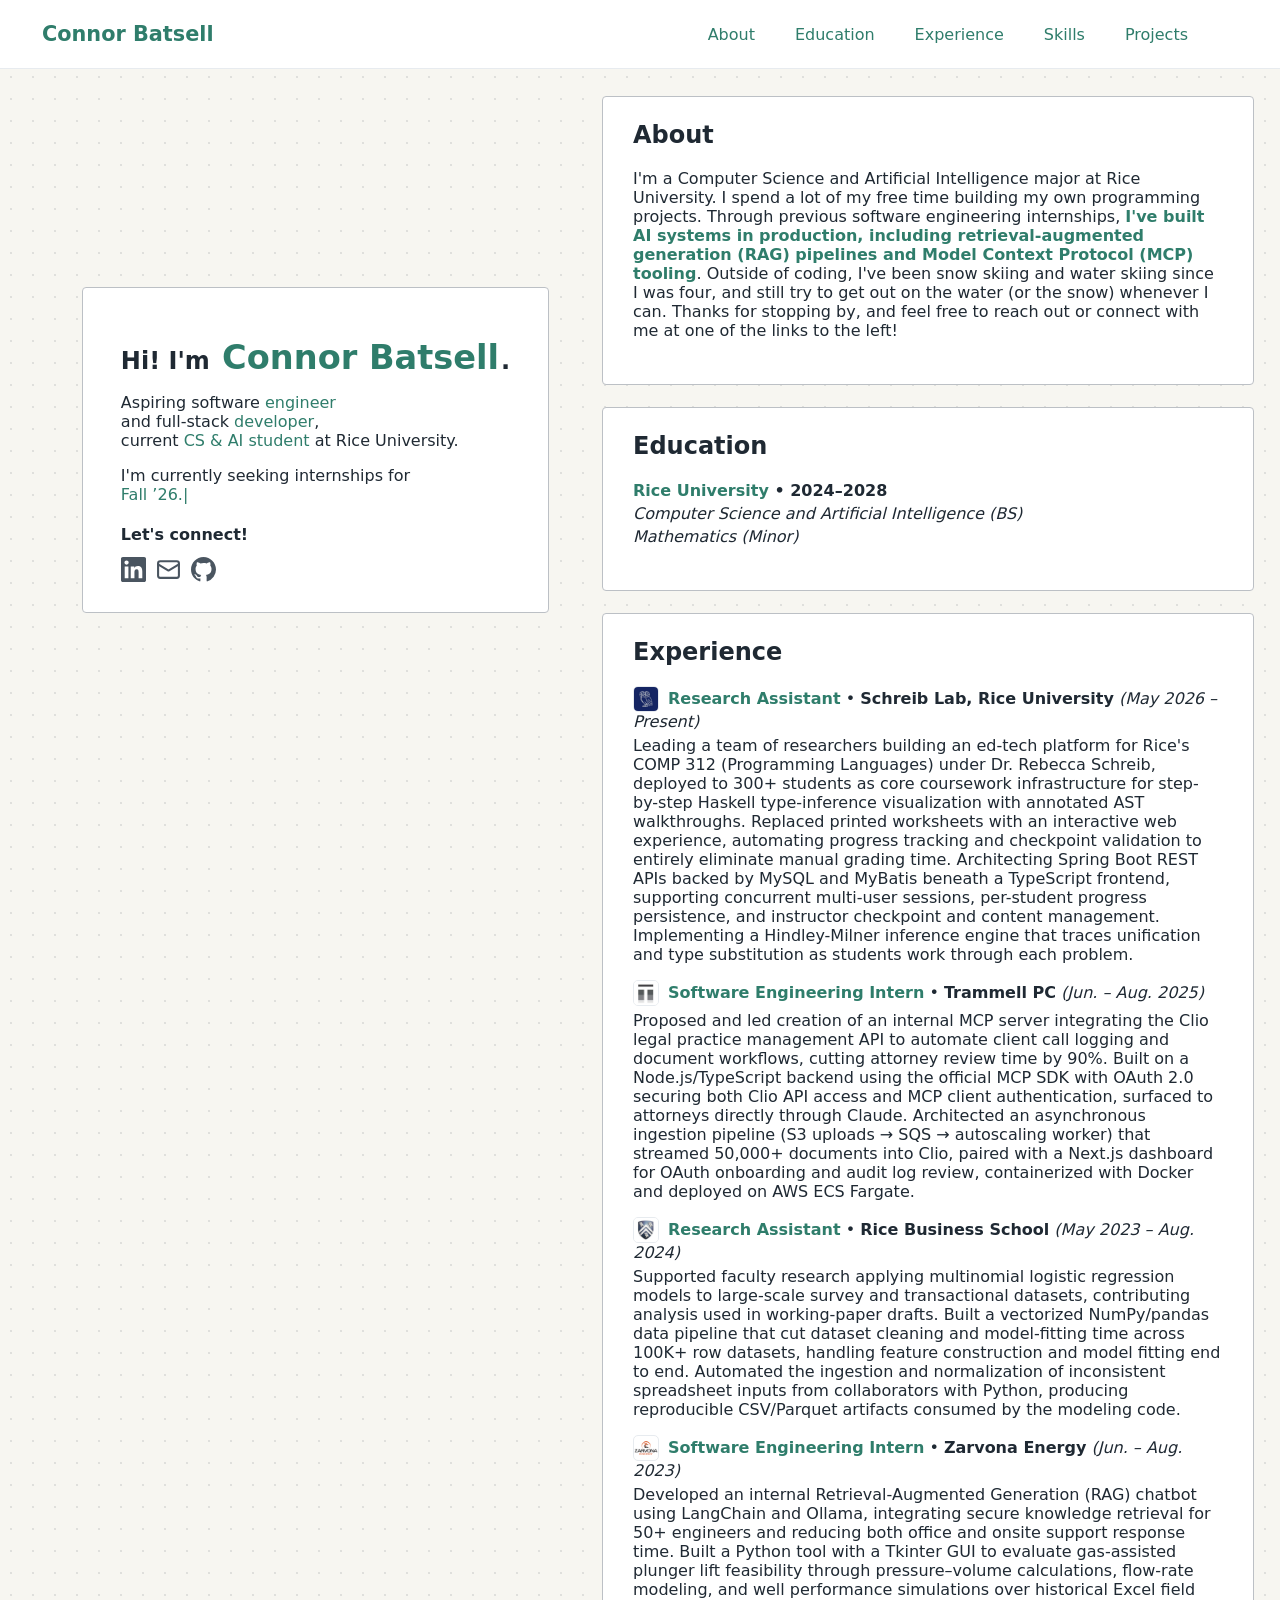
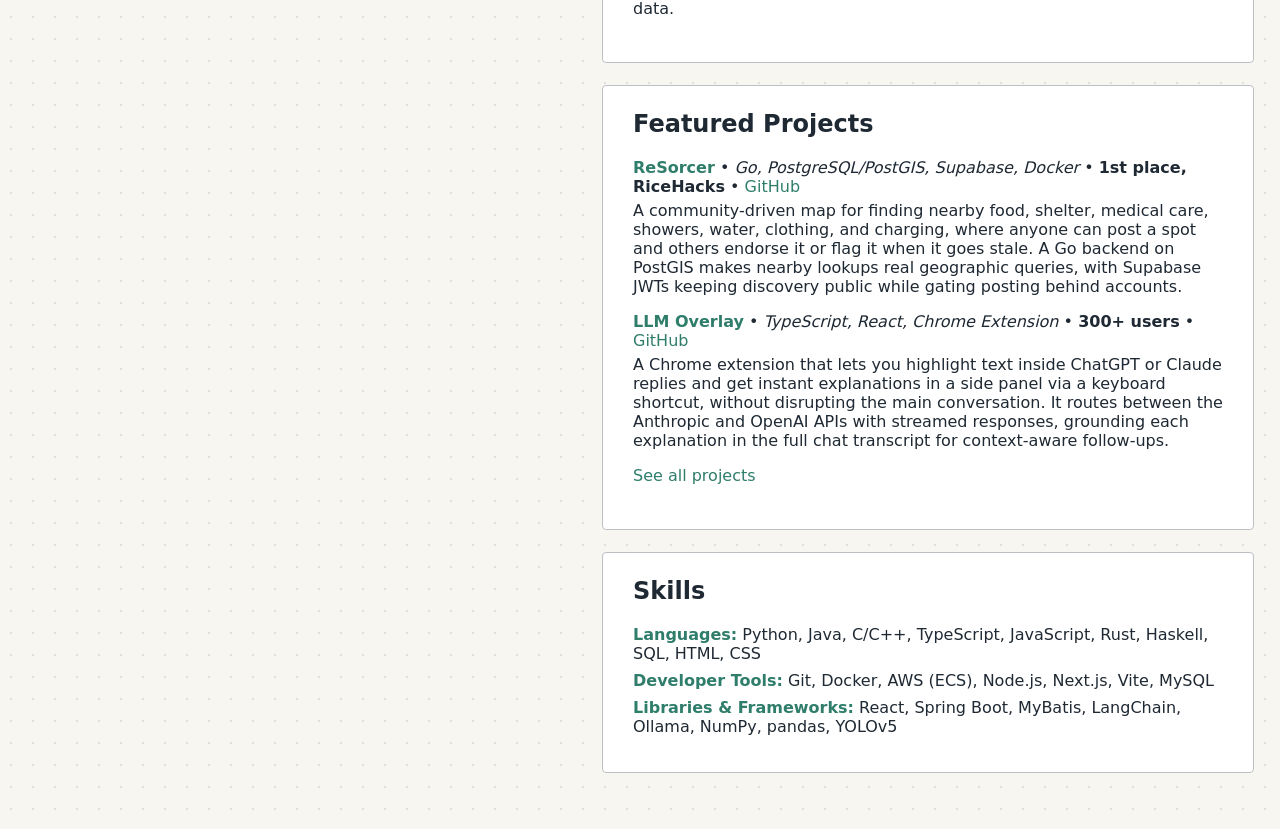
<file: index.html>
<!DOCTYPE html>
<html lang="en">
<head>
  <meta charset="UTF-8" />
  <meta name="viewport" content="width=device-width, initial-scale=1.0" />
  <title>Connor Batsell</title>
  <meta name="description" content="Connor Batsell. Software Engineer. Computer Science and Artificial Intelligence at Rice University." />
  <link rel="stylesheet" href="style.css?v=3" />
</head>
<body>
  <header class="site-header">
    <a href="index.html" class="brand">Connor Batsell</a>
    <nav class="site-nav">
      <a href="#about">About</a>
      <a href="#education">Education</a>
      <a href="#experience">Experience</a>
      <a href="#skills">Skills</a>
      <a href="projects.html">Projects</a>
    </nav>
  </header>

  <div class="split">
    <aside class="intro">
      <section>
        <div>
          <h2 class="container">
            <span>Hi! I'm&nbsp;</span>
            <span class="highlighted-name">Connor Batsell</span>
            <span>.</span>
          </h2>
          <p>Aspiring software <span class="primary">engineer</span><br>and full-stack <span class="primary">developer</span>,<br>current <span class="primary">CS &amp; AI student</span> at Rice University.</p>
          <p>I'm currently seeking internships for<br><span id="typingAnimation" class="primary"></span><span class="typing-cursor">|</span></p>
          <h4>Let's connect!</h4>
          <div class="socials">
            <a href="https://www.linkedin.com/in/connor-batsell-a82759309/" target="_blank" rel="noopener" aria-label="LinkedIn" title="LinkedIn">
              <svg viewBox="0 0 24 24" fill="currentColor" aria-hidden="true"><path d="M20.45 20.45h-3.56v-5.57c0-1.33-.02-3.04-1.85-3.04-1.85 0-2.13 1.45-2.13 2.94v5.67H9.35V9h3.41v1.56h.05c.48-.9 1.64-1.85 3.37-1.85 3.6 0 4.27 2.37 4.27 5.46v6.28ZM5.34 7.43a2.06 2.06 0 1 1 0-4.13 2.06 2.06 0 0 1 0 4.13ZM7.12 20.45H3.56V9h3.56v11.45ZM22.22 0H1.77C.79 0 0 .77 0 1.73v20.54C0 23.23.79 24 1.77 24h20.45c.98 0 1.78-.77 1.78-1.73V1.73C24 .77 23.2 0 22.22 0Z"/></svg>
            </a>
            <a href="mailto:cb155@rice.edu" aria-label="Email" title="Email">
              <svg viewBox="0 0 24 24" fill="none" stroke="currentColor" stroke-width="2" stroke-linecap="round" stroke-linejoin="round" aria-hidden="true"><rect x="2" y="4" width="20" height="16" rx="2"/><path d="m22 7-10 6L2 7"/></svg>
            </a>
            <a href="https://github.com/ConnorBatsell" target="_blank" rel="noopener" aria-label="GitHub" title="GitHub">
              <svg viewBox="0 0 16 16" fill="currentColor" aria-hidden="true"><path d="M8 0C3.58 0 0 3.58 0 8c0 3.54 2.29 6.53 5.47 7.59.4.07.55-.17.55-.38 0-.19-.01-.82-.01-1.49-2.01.37-2.53-.49-2.69-.94-.09-.23-.48-.94-.82-1.13-.28-.15-.68-.52-.01-.53.63-.01 1.08.58 1.23.82.72 1.21 1.87.87 2.33.66.07-.52.28-.87.51-1.07-1.78-.2-3.64-.89-3.64-3.95 0-.87.31-1.59.82-2.15-.08-.2-.36-1.02.08-2.12 0 0 .67-.21 2.2.82a7.6 7.6 0 0 1 2-.27c.68 0 1.36.09 2 .27 1.53-1.04 2.2-.82 2.2-.82.44 1.1.16 1.92.08 2.12.51.56.82 1.27.82 2.15 0 3.07-1.87 3.75-3.65 3.95.29.25.54.73.54 1.48 0 1.07-.01 1.93-.01 2.2 0 .21.15.46.55.38A8.01 8.01 0 0 0 16 8c0-4.42-3.58-8-8-8Z"/></svg>
            </a>
          </div>
        </div>
      </section>
    </aside>

    <main class="content">
      <section id="about">
        <h2>About</h2>
        <p>I'm a Computer Science and Artificial Intelligence major at Rice University. I spend a lot of my free time building my own programming projects. Through previous software engineering internships, <span class="primary"><b>I've built AI systems in production, including retrieval-augmented generation (RAG) pipelines and Model Context Protocol (MCP) tooling</b></span>. Outside of coding, I've been snow skiing and water skiing since I was four, and still try to get out on the water (or the snow) whenever I can. Thanks for stopping by, and feel free to reach out or connect with me at one of the links to the left!</p>
      </section>

      <section id="education">
        <h2>Education</h2>
        <h4><span class="primary">Rice University</span> &bull; 2024–2028</h4>
        <p class="edu-degree"><em>Computer Science and Artificial Intelligence (BS)</em></p>
        <p class="edu-degree"><em>Mathematics (Minor)</em></p>
      </section>

      <section id="experience">
        <h2>Experience</h2>

        <h4 class="inline"><img class="exp-logo" src="images/logo-ricecs.png" alt="Rice Computer Science logo" /><span class="primary-bold">Research Assistant</span></h4>
        <span class="inline"> &bull; <span class="bold">Schreib Lab, Rice University</span> <i>(May 2026 – Present)</i></span>
        <p class="desc">Leading a team of researchers building an ed-tech platform for Rice's COMP 312 (Programming Languages) under Dr. Rebecca Schreib, deployed to 300+ students as core coursework infrastructure for step-by-step Haskell type-inference visualization with annotated AST walkthroughs. Replaced printed worksheets with an interactive web experience, automating progress tracking and checkpoint validation to entirely eliminate manual grading time. Architecting Spring Boot REST APIs backed by MySQL and MyBatis beneath a TypeScript frontend, supporting concurrent multi-user sessions, per-student progress persistence, and instructor checkpoint and content management. Implementing a Hindley-Milner inference engine that traces unification and type substitution as students work through each problem.</p>

        <h4 class="inline"><img class="exp-logo" src="images/logo-trammell.png" alt="Trammell PC logo" /><span class="primary-bold">Software Engineering Intern</span></h4>
        <span class="inline"> &bull; <span class="bold">Trammell PC</span> <i>(Jun. – Aug. 2025)</i></span>
        <p class="desc">Proposed and led creation of an internal MCP server integrating the Clio legal practice management API to automate client call logging and document workflows, cutting attorney review time by 90%. Built on a Node.js/TypeScript backend using the official MCP SDK with OAuth 2.0 securing both Clio API access and MCP client authentication, surfaced to attorneys directly through Claude. Architected an asynchronous ingestion pipeline (S3 uploads → SQS → autoscaling worker) that streamed 50,000+ documents into Clio, paired with a Next.js dashboard for OAuth onboarding and audit log review, containerized with Docker and deployed on AWS ECS Fargate.</p>

        <h4 class="inline"><img class="exp-logo" src="images/logo-ricebiz.png" alt="Rice Business School logo" /><span class="primary-bold">Research Assistant</span></h4>
        <span class="inline"> &bull; <span class="bold">Rice Business School</span> <i>(May 2023 – Aug. 2024)</i></span>
        <p class="desc">Supported faculty research applying multinomial logistic regression models to large-scale survey and transactional datasets, contributing analysis used in working-paper drafts. Built a vectorized NumPy/pandas data pipeline that cut dataset cleaning and model-fitting time across 100K+ row datasets, handling feature construction and model fitting end to end. Automated the ingestion and normalization of inconsistent spreadsheet inputs from collaborators with Python, producing reproducible CSV/Parquet artifacts consumed by the modeling code.</p>

        <h4 class="inline"><img class="exp-logo" src="images/ZarvonaEnergy%20Logo.avif" alt="Zarvona Energy logo" /><span class="primary-bold">Software Engineering Intern</span></h4>
        <span class="inline"> &bull; <span class="bold">Zarvona Energy</span> <i>(Jun. – Aug. 2023)</i></span>
        <p class="desc">Developed an internal Retrieval-Augmented Generation (RAG) chatbot using LangChain and Ollama, integrating secure knowledge retrieval for 50+ engineers and reducing both office and onsite support response time. Built a Python tool with a Tkinter GUI to evaluate gas-assisted plunger lift feasibility through pressure–volume calculations, flow-rate modeling, and well performance simulations over historical Excel field data.</p>
      </section>

      <section id="featured">
        <h2>Featured Projects</h2>

        <h4 class="inline"><span class="primary-bold">ReSorcer</span></h4>
        <span class="inline"> &bull; <i>Go, PostgreSQL/PostGIS, Supabase, Docker</i> &bull; <span class="bold">1st place, RiceHacks</span> &bull; <a href="https://github.com/ConnorBatsell/ReSorcer" target="_blank" rel="noopener">GitHub</a></span>
        <p class="desc">A community-driven map for finding nearby food, shelter, medical care, showers, water, clothing, and charging, where anyone can post a spot and others endorse it or flag it when it goes stale. A Go backend on PostGIS makes nearby lookups real geographic queries, with Supabase JWTs keeping discovery public while gating posting behind accounts.</p>

        <h4 class="inline"><span class="primary-bold">LLM Overlay</span></h4>
        <span class="inline"> &bull; <i>TypeScript, React, Chrome Extension</i> &bull; <span class="bold">300+ users</span> &bull; <a href="https://github.com/ConnorBatsell/LLMOverlay" target="_blank" rel="noopener">GitHub</a></span>
        <p class="desc">A Chrome extension that lets you highlight text inside ChatGPT or Claude replies and get instant explanations in a side panel via a keyboard shortcut, without disrupting the main conversation. It routes between the Anthropic and OpenAI APIs with streamed responses, grounding each explanation in the full chat transcript for context-aware follow-ups.</p>

        <p><a class="featured-all" href="projects.html">See all projects</a></p>
      </section>

      <section id="skills">
        <h2>Skills</h2>
        <p class="skill"><span class="primary-bold">Languages:</span> Python, Java, C/C++, TypeScript, JavaScript, Rust, Haskell, SQL, HTML, CSS</p>
        <p class="skill"><span class="primary-bold">Developer Tools:</span> Git, Docker, AWS (ECS), Node.js, Next.js, Vite, MySQL</p>
        <p class="skill"><span class="primary-bold">Libraries &amp; Frameworks:</span> React, Spring Boot, MyBatis, LangChain, Ollama, NumPy, pandas, YOLOv5</p>
      </section>
    </main>
  </div>

  <script>
    var words = ["Fall ’26.", "Spring ’27.", "Summer ’27."];
    var wordIndex = 0;
    var typingSpeed = 115; // in milliseconds
    var deleteSpeed = 75; // in milliseconds
    var typingAnimation = document.getElementById("typingAnimation");
    var isTyping = true;

    function typeWriter() {
      if (isTyping) {
        var word = words[wordIndex];
        var i = 0;
        var typingInterval = setInterval(function() {
          typingAnimation.innerHTML += word.charAt(i);
          i++;
          if (i > word.length) {
            clearInterval(typingInterval);
            isTyping = false;
            setTimeout(deleteWord, 1000); // hold for 1 second
          }
        }, typingSpeed);
      }
    }

    function deleteWord() {
      var word = words[wordIndex];
      var i = word.length - 1;
      var deleteInterval = setInterval(function() {
        var currentText = typingAnimation.innerHTML;
        typingAnimation.innerHTML = currentText.slice(0, -1);
        i--;
        if (i < 0) {
          clearInterval(deleteInterval);
          wordIndex = (wordIndex + 1) % words.length;
          isTyping = true;
          setTimeout(typeWriter, 200); // delay before typing next word
        }
      }, deleteSpeed);
    }

    typeWriter(); // start typing animation initially
  </script>
</body>
</html>
</file>
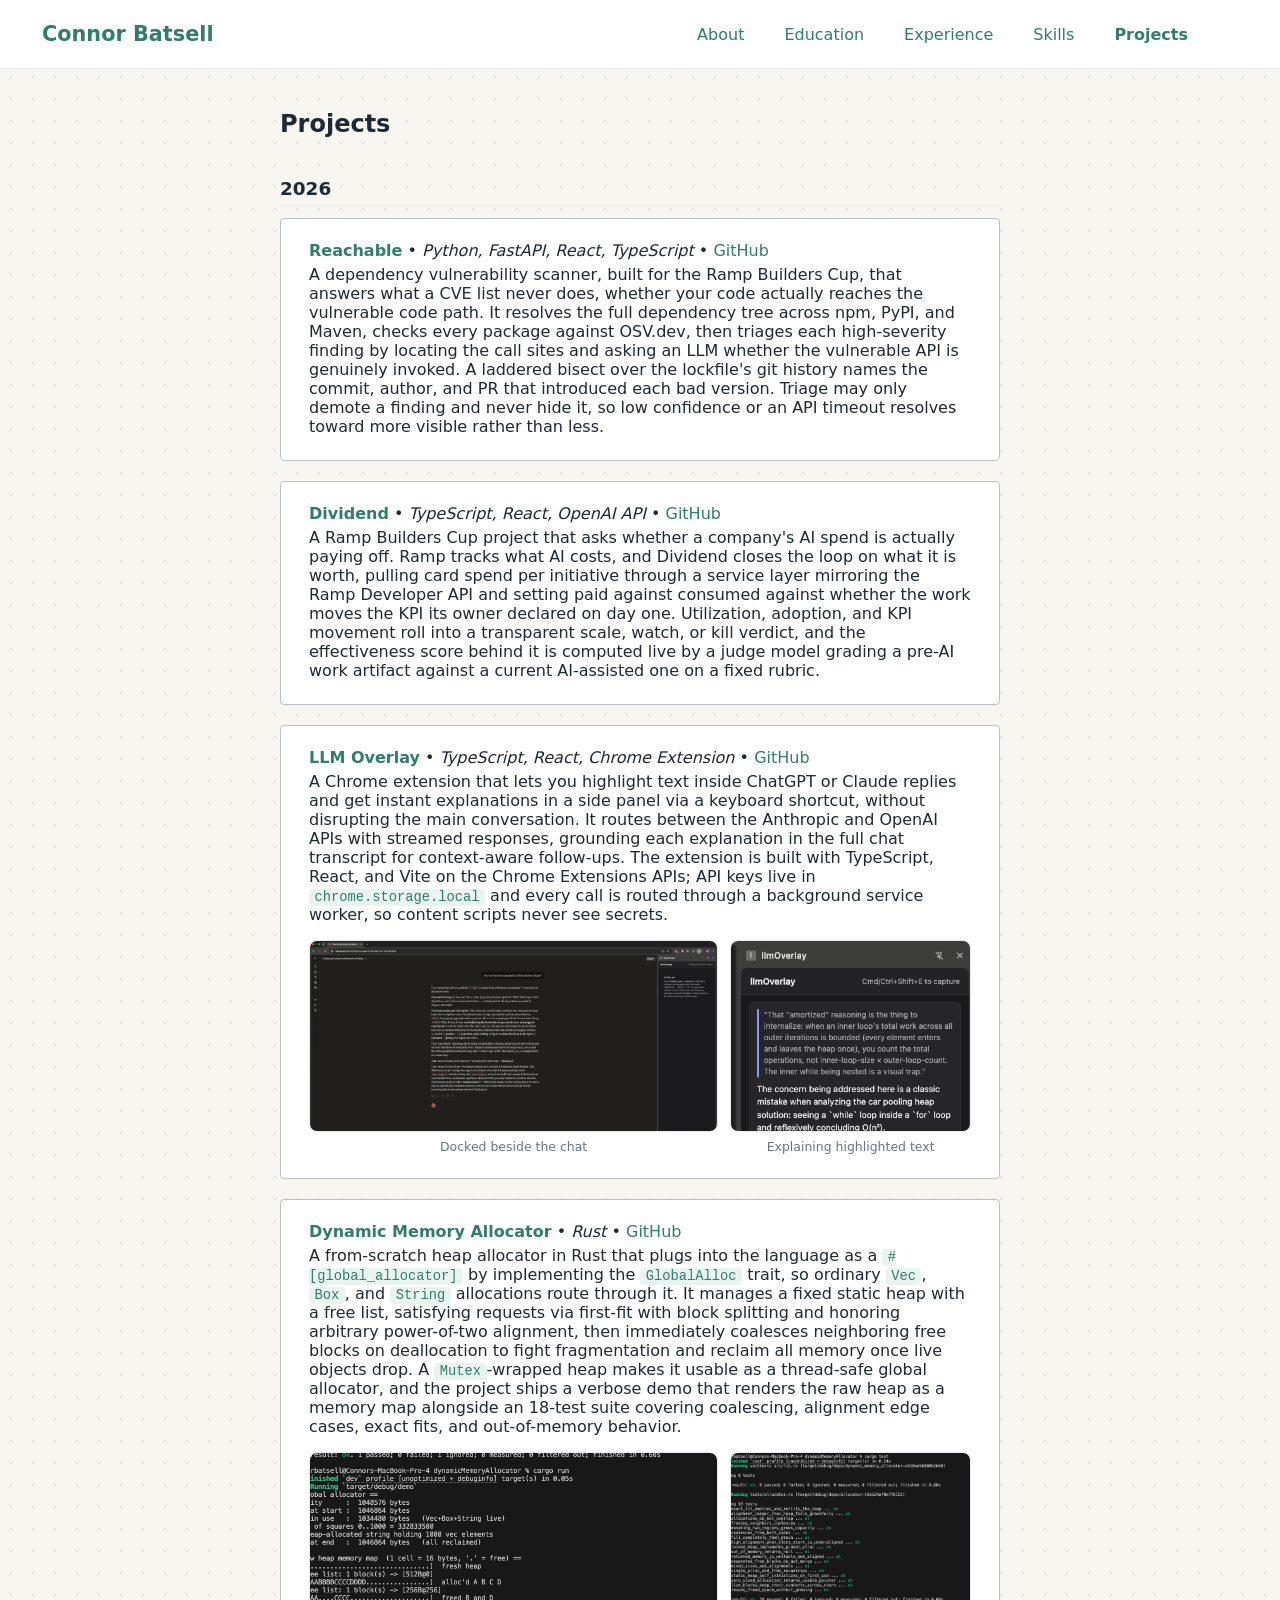
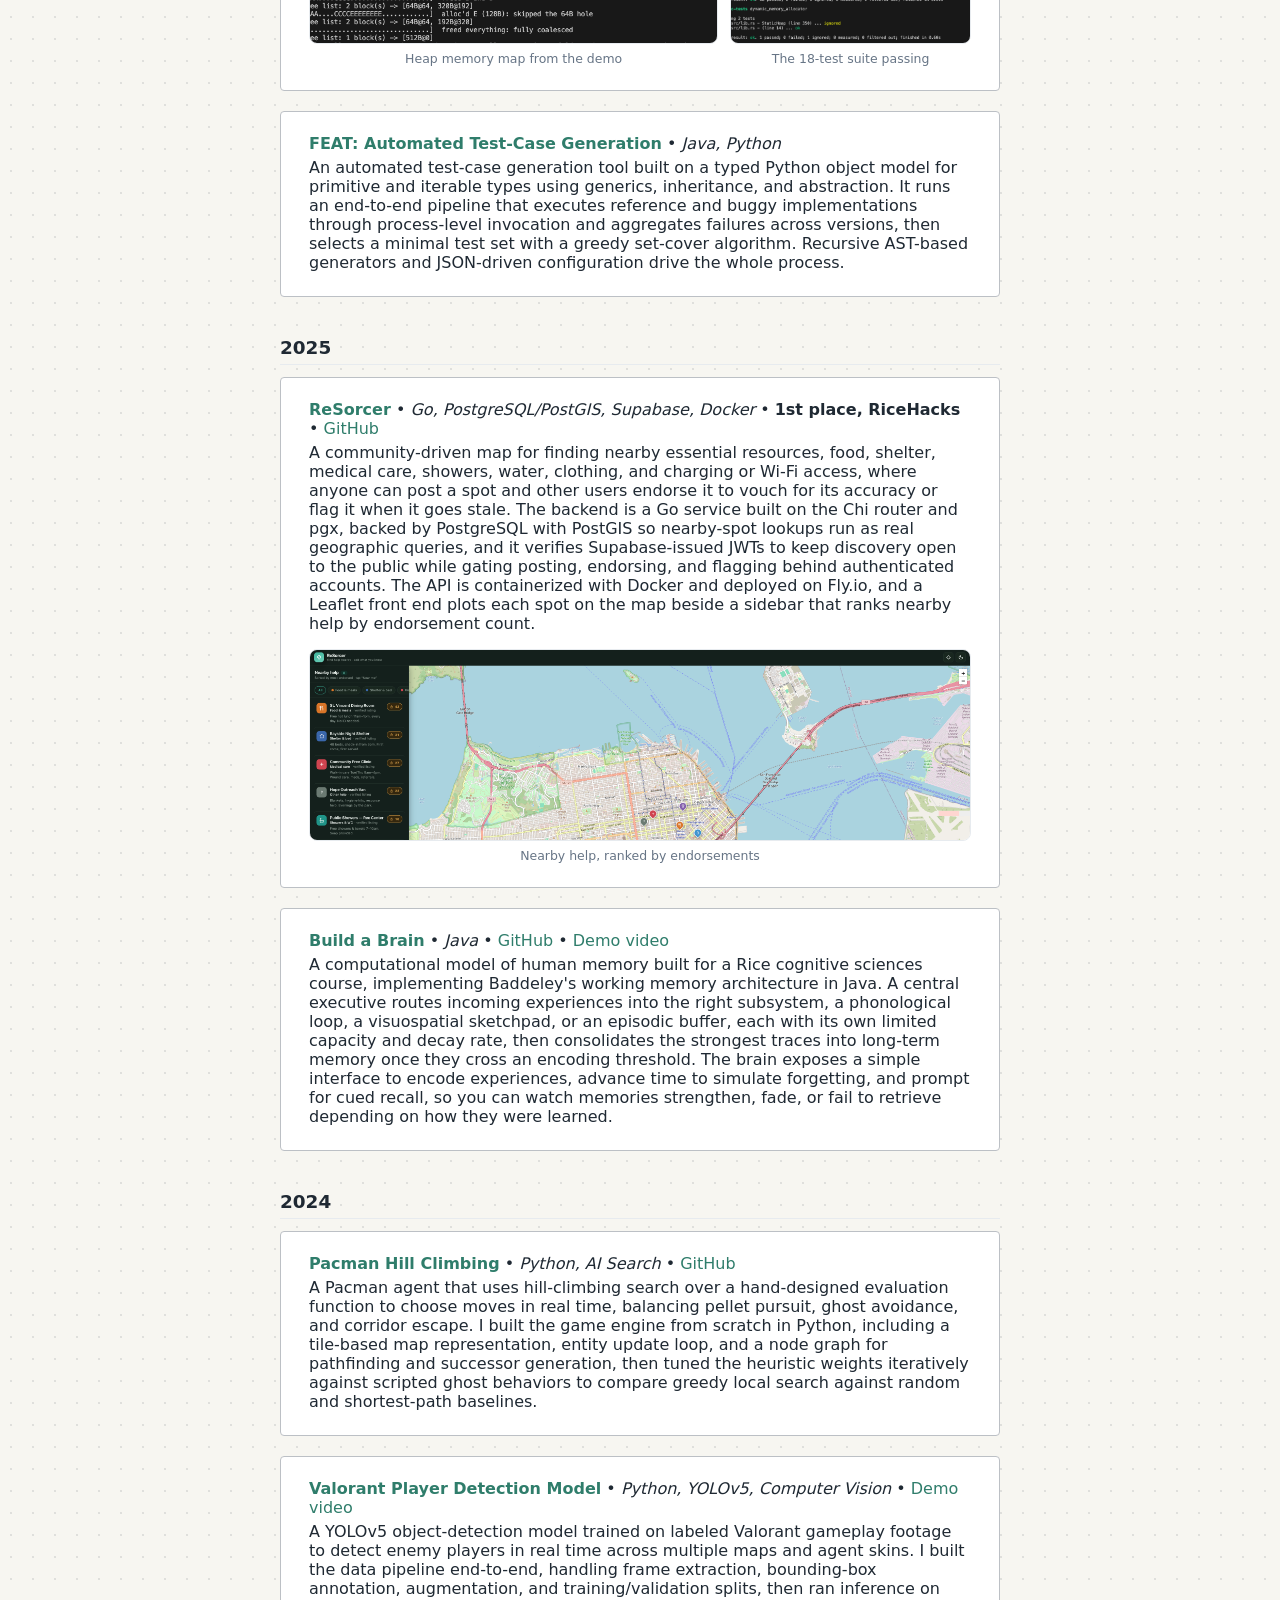
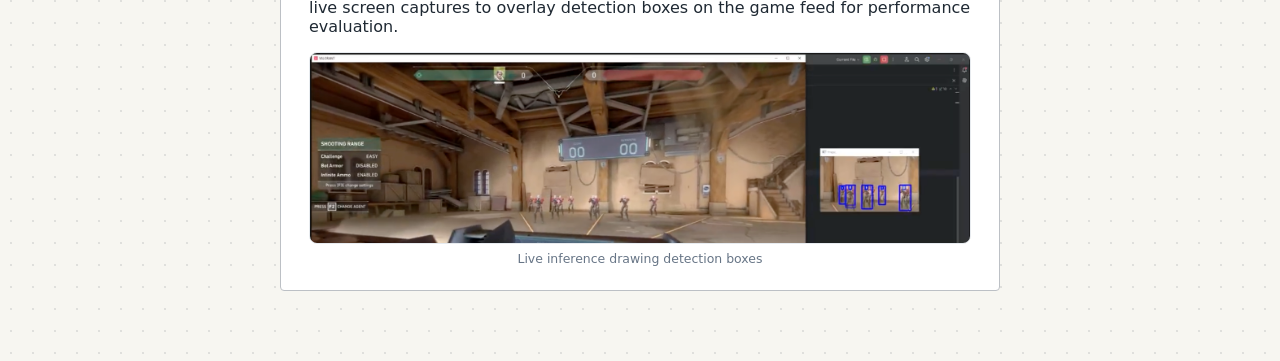
<file: projects.html>
<!DOCTYPE html>
<html lang="en">
<head>
  <meta charset="UTF-8" />
  <meta name="viewport" content="width=device-width, initial-scale=1.0" />
  <title>Connor Batsell | Projects</title>
  <meta name="description" content="Selected projects by Connor Batsell." />
  <link rel="stylesheet" href="style.css?v=3" />
</head>
<body>
  <header class="site-header">
    <a href="index.html" class="brand">Connor Batsell</a>
    <nav class="site-nav">
      <a href="index.html#about">About</a>
      <a href="index.html#education">Education</a>
      <a href="index.html#experience">Experience</a>
      <a href="index.html#skills">Skills</a>
      <a href="projects.html" class="active">Projects</a>
    </nav>
  </header>

  <div class="page">
    <section id="projects">
      <h2>Projects</h2>

      <h3 class="proj-year">2026</h3>

      <article class="proj">
        <h4 class="inline"><span class="primary-bold">Reachable</span></h4>
        <span class="inline"> &bull; <i>Python, FastAPI, React, TypeScript</i> &bull; <a href="https://github.com/ConnorBatsell/reachable" target="_blank" rel="noopener">GitHub</a></span>
        <p class="desc">A dependency vulnerability scanner, built for the Ramp Builders Cup, that answers what a CVE list never does, whether your code actually reaches the vulnerable code path. It resolves the full dependency tree across npm, PyPI, and Maven, checks every package against OSV.dev, then triages each high-severity finding by locating the call sites and asking an LLM whether the vulnerable API is genuinely invoked. A laddered bisect over the lockfile's git history names the commit, author, and PR that introduced each bad version. Triage may only demote a finding and never hide it, so low confidence or an API timeout resolves toward more visible rather than less.</p>
      </article>

      <article class="proj">
        <h4 class="inline"><span class="primary-bold">Dividend</span></h4>
        <span class="inline"> &bull; <i>TypeScript, React, OpenAI API</i> &bull; <a href="https://github.com/DanielGabai/dividend" target="_blank" rel="noopener">GitHub</a></span>
        <p class="desc">A Ramp Builders Cup project that asks whether a company's AI spend is actually paying off. Ramp tracks what AI costs, and Dividend closes the loop on what it is worth, pulling card spend per initiative through a service layer mirroring the Ramp Developer API and setting paid against consumed against whether the work moves the KPI its owner declared on day one. Utilization, adoption, and KPI movement roll into a transparent scale, watch, or kill verdict, and the effectiveness score behind it is computed live by a judge model grading a pre-AI work artifact against a current AI-assisted one on a fixed rubric.</p>
      </article>

      <article class="proj">
        <h4 class="inline"><span class="primary-bold">LLM Overlay</span></h4>
        <span class="inline"> &bull; <i>TypeScript, React, Chrome Extension</i> &bull; <a href="https://github.com/ConnorBatsell/LLMOverlay" target="_blank" rel="noopener">GitHub</a></span>
        <p class="desc">A Chrome extension that lets you highlight text inside ChatGPT or Claude replies and get instant explanations in a side panel via a keyboard shortcut, without disrupting the main conversation. It routes between the Anthropic and OpenAI APIs with streamed responses, grounding each explanation in the full chat transcript for context-aware follow-ups. The extension is built with TypeScript, React, and Vite on the Chrome Extensions APIs; API keys live in <code>chrome.storage.local</code> and every call is routed through a background service worker, so content scripts never see secrets.</p>
        <div class="shots">
          <figure class="shot">
            <a href="images/llmoverlay-full.png" target="_blank" rel="noopener">
              <img src="images/llmoverlay-full.png" alt="LLM Overlay side panel docked next to a Claude conversation" loading="lazy" />
            </a>
            <figcaption>Docked beside the chat</figcaption>
          </figure>
          <figure class="shot">
            <a href="images/llmoverlay-panel.png" target="_blank" rel="noopener">
              <img src="images/llmoverlay-panel.png" alt="LLM Overlay panel showing a streamed explanation of highlighted text" loading="lazy" />
            </a>
            <figcaption>Explaining highlighted text</figcaption>
          </figure>
        </div>
      </article>

      <article class="proj">
        <h4 class="inline"><span class="primary-bold">Dynamic Memory Allocator</span></h4>
        <span class="inline"> &bull; <i>Rust</i> &bull; <a href="https://github.com/ConnorBatsell/dynamicMemoryAllocator" target="_blank" rel="noopener">GitHub</a></span>
        <p class="desc">A from-scratch heap allocator in Rust that plugs into the language as a <code>#[global_allocator]</code> by implementing the <code>GlobalAlloc</code> trait, so ordinary <code>Vec</code>, <code>Box</code>, and <code>String</code> allocations route through it. It manages a fixed static heap with a free list, satisfying requests via first-fit with block splitting and honoring arbitrary power-of-two alignment, then immediately coalesces neighboring free blocks on deallocation to fight fragmentation and reclaim all memory once live objects drop. A <code>Mutex</code>-wrapped heap makes it usable as a thread-safe global allocator, and the project ships a verbose demo that renders the raw heap as a memory map alongside an 18-test suite covering coalescing, alignment edge cases, exact fits, and out-of-memory behavior.</p>
        <div class="shots">
          <figure class="shot">
            <a href="images/allocator-demo.png" target="_blank" rel="noopener">
              <img src="images/allocator-demo.png" alt="Demo output rendering the raw heap as a memory map showing allocation, freeing, and coalescing" loading="lazy" />
            </a>
            <figcaption>Heap memory map from the demo</figcaption>
          </figure>
          <figure class="shot">
            <a href="images/allocator-tests.png" target="_blank" rel="noopener">
              <img src="images/allocator-tests.png" alt="cargo test output showing all 18 allocator tests passing" loading="lazy" />
            </a>
            <figcaption>The 18-test suite passing</figcaption>
          </figure>
        </div>
      </article>

      <article class="proj">
        <h4 class="inline"><span class="primary-bold">FEAT: Automated Test-Case Generation</span></h4>
        <span class="inline"> &bull; <i>Java, Python</i></span>
        <p class="desc">An automated test-case generation tool built on a typed Python object model for primitive and iterable types using generics, inheritance, and abstraction. It runs an end-to-end pipeline that executes reference and buggy implementations through process-level invocation and aggregates failures across versions, then selects a minimal test set with a greedy set-cover algorithm. Recursive AST-based generators and JSON-driven configuration drive the whole process.</p>
      </article>

      <h3 class="proj-year">2025</h3>

      <article class="proj">
        <h4 class="inline"><span class="primary-bold">ReSorcer</span></h4>
        <span class="inline"> &bull; <i>Go, PostgreSQL/PostGIS, Supabase, Docker</i> &bull; <span class="bold">1st place, RiceHacks</span> &bull; <a href="https://github.com/ConnorBatsell/ReSorcer" target="_blank" rel="noopener">GitHub</a></span>
        <p class="desc">A community-driven map for finding nearby essential resources, food, shelter, medical care, showers, water, clothing, and charging or Wi-Fi access, where anyone can post a spot and other users endorse it to vouch for its accuracy or flag it when it goes stale. The backend is a Go service built on the Chi router and pgx, backed by PostgreSQL with PostGIS so nearby-spot lookups run as real geographic queries, and it verifies Supabase-issued JWTs to keep discovery open to the public while gating posting, endorsing, and flagging behind authenticated accounts. The API is containerized with Docker and deployed on Fly.io, and a Leaflet front end plots each spot on the map beside a sidebar that ranks nearby help by endorsement count.</p>
        <div class="shots">
          <figure class="shot">
            <a href="images/resorcer-map.png" target="_blank" rel="noopener">
              <img src="images/resorcer-map.png" alt="ReSorcer map of San Francisco with pinned resources beside a sidebar of nearby help sorted by endorsements" loading="lazy" />
            </a>
            <figcaption>Nearby help, ranked by endorsements</figcaption>
          </figure>
        </div>
      </article>

      <article class="proj">
        <h4 class="inline"><span class="primary-bold">Build a Brain</span></h4>
        <span class="inline"> &bull; <i>Java</i> &bull; <a href="https://github.com/ConnorBatsell/BrainModel" target="_blank" rel="noopener">GitHub</a> &bull; <a href="https://drive.google.com/file/d/18U8dqtW0zZiQwB0zalmuDaVDgDPIwMsu/view" target="_blank" rel="noopener">Demo video</a></span>
        <p class="desc">A computational model of human memory built for a Rice cognitive sciences course, implementing Baddeley's working memory architecture in Java. A central executive routes incoming experiences into the right subsystem, a phonological loop, a visuospatial sketchpad, or an episodic buffer, each with its own limited capacity and decay rate, then consolidates the strongest traces into long-term memory once they cross an encoding threshold. The brain exposes a simple interface to encode experiences, advance time to simulate forgetting, and prompt for cued recall, so you can watch memories strengthen, fade, or fail to retrieve depending on how they were learned.</p>
      </article>

      <h3 class="proj-year">2024</h3>

      <article class="proj">
        <h4 class="inline"><span class="primary-bold">Pacman Hill Climbing</span></h4>
        <span class="inline"> &bull; <i>Python, AI Search</i> &bull; <a href="https://github.com/ConnorBatsell/PacMan-Hill-Climbing-OLD" target="_blank" rel="noopener">GitHub</a></span>
        <p class="desc">A Pacman agent that uses hill-climbing search over a hand-designed evaluation function to choose moves in real time, balancing pellet pursuit, ghost avoidance, and corridor escape. I built the game engine from scratch in Python, including a tile-based map representation, entity update loop, and a node graph for pathfinding and successor generation, then tuned the heuristic weights iteratively against scripted ghost behaviors to compare greedy local search against random and shortest-path baselines.</p>
      </article>

      <article class="proj">
        <h4 class="inline"><span class="primary-bold">Valorant Player Detection Model</span></h4>
        <span class="inline"> &bull; <i>Python, YOLOv5, Computer Vision</i> &bull; <a href="https://drive.google.com/file/d/1C8EtwlFQXWTdPFzPmPti6ycVpdYprf8h/view?usp=sharing" target="_blank" rel="noopener">Demo video</a></span>
        <p class="desc">A YOLOv5 object-detection model trained on labeled Valorant gameplay footage to detect enemy players in real time across multiple maps and agent skins. I built the data pipeline end-to-end, handling frame extraction, bounding-box annotation, augmentation, and training/validation splits, then ran inference on live screen captures to overlay detection boxes on the game feed for performance evaluation.</p>
        <div class="shots">
          <figure class="shot">
            <a href="images/valorant-detection.png" target="_blank" rel="noopener">
              <img src="images/valorant-detection.png" alt="Live inference window drawing bounding boxes around enemy players in the Valorant shooting range" loading="lazy" />
            </a>
            <figcaption>Live inference drawing detection boxes</figcaption>
          </figure>
        </div>
      </article>
    </section>
  </div>
</body>
</html>
</file>
<file: style.css>
:root {
  /* Same palette as before — only the coloring differs from Jack's site. */
  --background-color: #f7f6f1;
  --header-bg-color: #ffffff;
  --primary-color: #2f7d6b;
  --primary-soft: #e9f4f0;
  --text: #1f2933;
  --muted: #677586;
  --rule: #e7ebef;
  /* Note-paper dot grid + framed text boxes. */
  --dot-color: rgba(31, 41, 51, 0.11);
  --dot-gap: 22px;
  --box-border: #bcc0c5;
  --box-bg: #ffffff;
}

* { box-sizing: border-box; }
html, body { margin: 0; padding: 0; }
html { scroll-behavior: smooth; scroll-padding-top: 110px; }

body {
  font-family: system-ui, -apple-system, BlinkMacSystemFont, 'Segoe UI', Roboto, Oxygen, Ubuntu, Cantarell, 'Open Sans', 'Helvetica Neue', sans-serif;
  background-color: var(--background-color);
  background-image: radial-gradient(var(--dot-color) 1px, transparent 1.3px);
  background-size: var(--dot-gap) var(--dot-gap);
  color: var(--text);
}

/* --- Framed text boxes (note-paper cards) --- */
.box {
  border: 1px solid var(--box-border);
  background: var(--box-bg);
  border-radius: 4px;
}

/* --- Fixed header --- */
.site-header {
  background-color: var(--header-bg-color);
  color: var(--primary-color);
  padding: 22px;
  display: flex;
  justify-content: space-between;
  align-items: center;
  position: fixed;
  top: 0;
  width: 100%;
  z-index: 1000;
  border-bottom: 1px solid var(--rule);
}

.brand {
  color: var(--primary-color);
  text-decoration: none;
  font-weight: bold;
  font-size: 1.3em;
  padding: 0 20px;
}

.site-nav {
  display: flex;
  align-items: center;
  margin-right: 50px;
}

.site-nav a {
  color: var(--primary-color);
  text-decoration: none;
  padding: 0 20px;
  transition: all 0.3s ease;
}

.site-nav a:hover { opacity: 0.65; }
.site-nav a.active { font-weight: bold; }

/* --- Split layout --- */
.split {
  display: flex;
  flex-direction: row;
  justify-content: center;
  align-items: center;
  overflow: hidden;
}

.intro {
  flex: 1;
  display: flex;
  flex-direction: column;
  align-items: center;
  justify-content: center;
  position: fixed;
  top: 0;
  left: 0;
  bottom: 0;
  width: 45%;
  overflow: auto;
  padding-left: 55px;
  white-space: nowrap;
}

.content {
  flex: 1;
  overflow-y: auto;
  padding: 96px 26px 56px;
  margin-left: 45%;
}

section { padding: 50px; }

/* Frame each right-column section as its own fitted box. */
.content > section {
  border: 1px solid var(--box-border);
  background: var(--box-bg);
  border-radius: 4px;
  padding: 24px 30px 28px;
  margin: 0 0 22px;
}
.content > section:last-child { margin-bottom: 0; }
.content > section > h2 { margin-top: 0; }

/* --- Intro panel --- */
.intro > section {
  border: 1px solid var(--box-border);
  background: var(--box-bg);
  border-radius: 4px;
  padding: 30px 38px;
}

.container {
  display: flex;
  align-items: baseline;
  margin-bottom: 0;
}

.highlighted-name {
  font-size: 1.4em;
  font-weight: bold;
  color: var(--primary-color);
  padding-left: 4px;
  padding-right: 2px;
}

.primary { color: var(--primary-color); }

.typing-cursor {
  color: var(--primary-color);
  animation: blink 1s step-end infinite;
}

@keyframes blink {
  50% { opacity: 0; }
}

.socials {
  margin-top: -8px;
  display: flex;
}

.socials a {
  display: inline-flex;
  align-items: center;
  color: #4a5560;
  margin-right: 10px;
  transition: color 0.2s ease, transform 0.2s ease;
}

.socials a:hover {
  color: var(--primary-color);
  transform: translateY(-2px);
}

.socials svg { width: 25px; height: 25px; }

/* --- Right-column content --- */
.content h2 { color: var(--text); }

.content p { line-height: normal; }

/* Inline job / education headers, matching the reference site. */
.inline { display: inline; }
.primary-bold { color: var(--primary-color); font-weight: bold; }
.bold { font-weight: bold; }
.desc { margin-top: 5px; }

.exp-logo {
  width: 26px;
  height: 26px;
  object-fit: cover;
  border-radius: 5px;
  border: 1px solid var(--rule);
  vertical-align: middle;
  margin-right: 9px;
  background: #fff;
}

.edu-degree { margin-top: -17px; }
.edu-degree + .edu-degree { margin-top: -12px; }

.skill { margin: 0 0 8px; }

/* --- Featured projects (main page) --- */
.featured-all {
  color: var(--primary-color);
  font-weight: 500;
  text-decoration: none;
  border-bottom: 1px solid transparent;
  transition: border-color 0.18s ease;
}
.featured-all:hover { border-bottom-color: var(--primary-color); }

/* --- Projects page (same typography/spacing as the rest of the site) --- */
.page {
  max-width: 820px;
  margin: 0 auto;
  padding: 50px;
}

.page > section { padding: 60px 0 0; }
.page h2 { color: var(--text); margin-top: 0; }

/* Frame each project as its own fitted box. */
.proj {
  border: 1px solid var(--box-border);
  background: var(--box-bg);
  border-radius: 4px;
  padding: 22px 28px 24px;
  margin: 0 0 20px;
}
.proj > h4:first-child { margin-top: 0; }
.proj .desc:last-child,
.proj .shots:last-child { margin-bottom: 0; }

.proj-year {
  font-size: 1.15em;
  font-weight: bold;
  color: var(--text);
  margin: 40px 0 12px;
  padding-bottom: 6px;
  border-bottom: 1px solid var(--rule);
}

.inline a {
  color: var(--primary-color);
  text-decoration: none;
  font-weight: 500;
  border-bottom: 1px solid transparent;
}
.inline a:hover { border-bottom-color: var(--primary-color); }

.shots { display: flex; gap: 12px; margin: 16px 0 28px; }
.shot { margin: 0; min-width: 0; }
.shot:first-child { flex: 1.7; }
.shot:last-child { flex: 1; }

.shot a {
  display: block;
  border-radius: 8px;
  overflow: hidden;
  border: 1px solid var(--rule);
  transition: border-color 0.18s ease, transform 0.18s ease;
}

.shot a:hover {
  border-color: var(--primary-color);
  transform: translateY(-1px);
}

.shot img {
  display: block;
  width: 100%;
  height: 190px;
  object-fit: cover;
  object-position: top;
}

.shot figcaption {
  margin-top: 7px;
  font-size: 0.78rem;
  color: var(--muted);
  text-align: center;
}

code {
  font-family: ui-monospace, SFMono-Regular, Menlo, monospace;
  font-size: 0.86em;
  background: var(--primary-soft);
  color: var(--primary-color);
  padding: 0.1em 0.4em;
  border-radius: 4px;
}

/* --- Responsive: stack the split on small screens --- */
@media (max-width: 900px) {
  .split { flex-direction: column; }
  .intro {
    position: static;
    width: 100%;
    align-items: flex-start;
    padding: 90px 20px 0;
    white-space: normal;
  }
  .content {
    margin-left: 0;
    width: 100%;
  }
  .content #about h2 { margin-top: 0; }
}

@media (max-width: 600px) {
  .site-header { padding: 16px; }
  .site-nav { margin-right: 0; flex-wrap: wrap; }
  .site-nav a { padding: 0 10px; }
  .brand { padding: 0 10px; }
  section { padding: 30px 20px; }
  .entry-head { flex-direction: column; gap: 6px; }
  .meta { white-space: normal; }
  .page { padding: 100px 18px 70px; }
}
</file>
